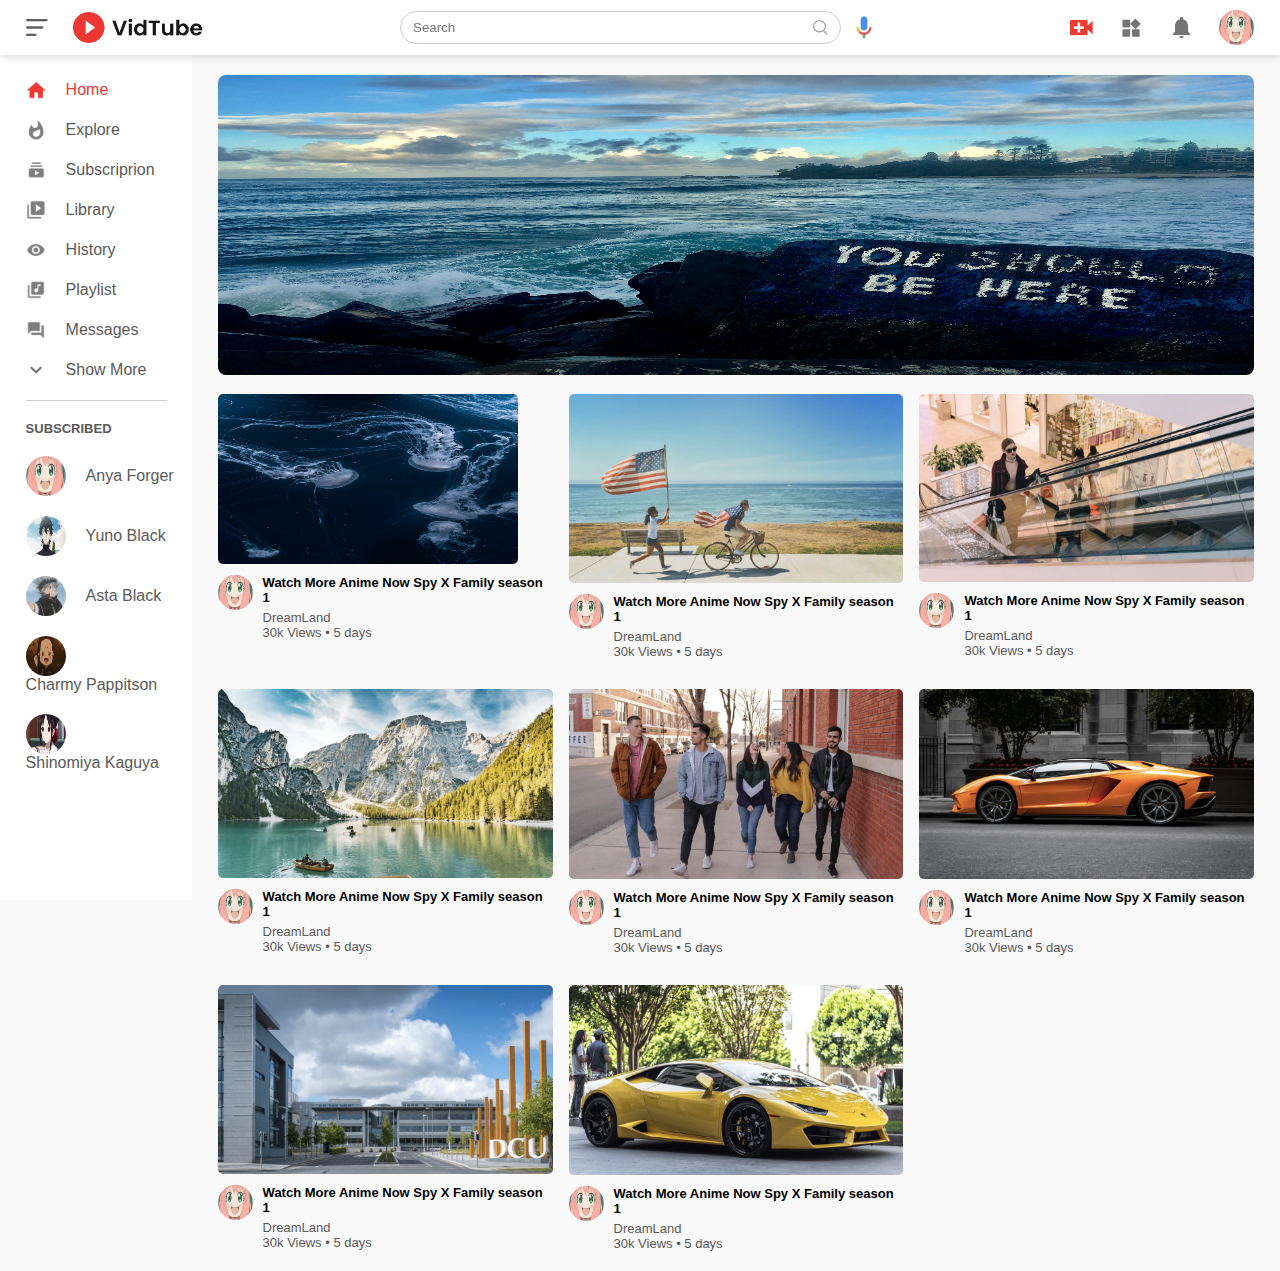
<file: index.html>
<!DOCTYPE html>
<html lang="en">
<head>
    <meta charset="UTF-8">
    <meta http-equiv="X-UA-Compatible" content="IE=edge">
    <meta name="viewport" content="width=device-width, initial-scale=1.0">
    <title>YouTube Clone</title>
    <link rel="stylesheet" href="style.css">
</head>
<body>

<!--Navbar-->
<nav class="flex-div">
    <div class="nav-left flex-div">
        <img src= "images/images/menu.png" class="menu-icon">
        <img src="images/images/logo.png" class="logo">
    </div>
    <div class="nav-middle flex-div">
        <div class="search-box flex-div">
            <input type="text" placeholder="Search">
            <img src="images/images/search.png">
        </div>
        <img src="images/images/voice-search.png" class="mic-icon">


    </div>
    <div class="nav-right flex-div">
        <img src="images/images/upload.png">
        <img src="images/images/more.png">
        <img src="images/images/notification.png">
        <img src="images/images/Annia.jpg" class="user-pic
        ">
    </div>  
</nav>

<!--Sidebar-->

<div class="sidebar">
    <div class="shortcut-link">
        <a href=""><img src="images/images/home.png"><p>Home</p></a>
        <a href=""><img src="images/images/explore.png"><p>Explore</p></a>
        <a href=""><img src="images/images/subscriprion.png"><p>Subscriprion</p></a>
        <a href=""><img src="images/images/library.png"><p>Library</p></a>
        <a href=""><img src="images/images/history.png"><p>History</p></a>
        <a href=""><img src="images/images/playlist.png"><p>Playlist</p></a>
        <a href=""><img src="images/images/messages.png"><p>Messages</p></a>
        <a href=""><img src="images/images/show-more.png"><p>Show More</p></a>
        <hr>
    </div>
    <div class="subscribed-list">
        <h3>SUBSCRIBED</h3>
        <a href=""><img src="images/images/Annia.jpg" class="annia-pic"><p>Anya Forger</p></a>
        <a href=""><img src="images/images/yuno.jpg" class="annia-pic"><p>Yuno Black</p></a>
        <a href=""><img src="images/images/Asta.jpg" class="annia-pic"><p>Asta Black</p></a>
        <a href=""><img src="images/images/charmy.jpg" class="annia-pic"><p>Charmy Pappitson</p></a>
        <a href=""><img src="images/images/shinomiya.jpg" class="annia-pic"><p>Shinomiya Kaguya</p></a>
    </div>
</div>

<!--Main-->

<div class="container">
    <div class="banner">
        <img src="images/images/banner.jpg">
    </div>
    <div class="list-container">
        <div class="vid-list">
            <a href="vid.html"><img src="images/images/thumbnail1.jpg" class="thumbnail one"></a>
            <div class="flex-div">
                <img src="images/images/Annia.jpg" class="annia-small">
                <div class="vid-info">
                    <a href="">Watch More Anime Now Spy X Family season 1 </a>
                    <p>DreamLand</p>
                    <p>30k Views &bull; 5 days</p>
                </div>
            </div>
        </div>
        <div class="vid-list">
            <a href=""><img src="images/images/thumbnail2.png" class="thumbnail"></a>
            <div class="flex-div">
                <img src="images/images/Annia.jpg" class="annia-small">
                <div class="vid-info">
                    <a href="">Watch More Anime Now Spy X Family season 1 </a>
                    <p>DreamLand</p>
                    <p>30k Views &bull; 5 days</p>
                </div>
            </div>
        </div>
        <div class="vid-list">
            <a href=""><img src="images/images/thumbnail3.png" class="thumbnail"></a>
            <div class="flex-div">
                <img src="images/images/Annia.jpg" class="annia-small">
                <div class="vid-info">
                    <a href="">Watch More Anime Now Spy X Family season 1 </a>
                    <p>DreamLand</p>
                    <p>30k Views &bull; 5 days</p>
                </div>
            </div>
        </div>
        <div class="vid-list">
            <a href=""><img src="images/images/thumbnail4.png" class="thumbnail"></a>
            <div class="flex-div">
                <img src="images/images/Annia.jpg" class="annia-small">
                <div class="vid-info">
                    <a href="">Watch More Anime Now Spy X Family season 1 </a>
                    <p>DreamLand</p>
                    <p>30k Views &bull; 5 days</p>
                </div>
            </div>
        </div>
        <div class="vid-list">
            <a href=""><img src="images/images/thumbnail5.png" class="thumbnail"></a>
            <div class="flex-div">
                <img src="images/images/Annia.jpg" class="annia-small">
                <div class="vid-info">
                    <a href="">Watch More Anime Now Spy X Family season 1 </a>
                    <p>DreamLand</p>
                    <p>30k Views &bull; 5 days</p>
                </div>
            </div>
        </div>
        <div class="vid-list">
            <a href=""><img src="images/images/thumbnail6.png" class="thumbnail"></a>
            <div class="flex-div">
                <img src="images/images/Annia.jpg" class="annia-small">
                <div class="vid-info">
                    <a href="">Watch More Anime Now Spy X Family season 1 </a>
                    <p>DreamLand</p>
                    <p>30k Views &bull; 5 days</p>
                </div>
            </div>
        </div>
        <div class="vid-list">
            <a href=""><img src="images/images/thumbnail7.png" class="thumbnail"></a>
            <div class="flex-div">
                <img src="images/images/Annia.jpg" class="annia-small">
                <div class="vid-info">
                    <a href="">Watch More Anime Now Spy X Family season 1 </a>
                    <p>DreamLand</p>
                    <p>30k Views &bull; 5 days</p>
                </div>
            </div>
        </div>
        <div class="vid-list">
            <a href=""><img src="images/images/thumbnail8.png" class="thumbnail"></a>
            <div class="flex-div">
                <img src="images/images/Annia.jpg" class="annia-small">
                <div class="vid-info">
                    <a href="">Watch More Anime Now Spy X Family season 1 </a>
                    <p>DreamLand</p>
                    <p>30k Views &bull; 5 days</p>
                </div>
            </div>
        </div>
    </div>





</div>


 <script src="script.js"></script>
</body>
</html>
</file>
<file: style.css>
*{
    margin: 0;
    padding: 0;
    font-family: 'poppins',sans-serif;
    box-sizing: border-box;
}

a{
    text-decoration: none;
    color: #5a5a5a;
}

img{
    cursor: pointer;
}

/*Navbar*/

.flex-div{
    display: flex;
    align-items: center;
}

nav{
    padding: 10px 2%;
    justify-content: space-between;
    box-shadow: 0 0 10px rgba(0, 0, 0, 0.2);
    background: #fff;
    position: sticky;
    top: 0;
    z-index: 10;
}

.nav-right img{
    width: 25px;
    margin-right: 25px;
  
}

.nav-right .user-pic{
    width: 35px;
    border-radius: 50%;
    margin-right: 0;
    height: 35px;

}

.nav-left .menu-icon{
    width: 22px;
    margin-right: 25px;

}

.nav-left .logo{
    width: 130px;
}

.nav-middle .mic-icon{
    width: 16px;
}

.nav-middle .search-box{
    border: 1px solid #ccc;
    margin-right: 15px;
    padding: 8px 12px;
    border-radius: 25px;

}

.nav-middle .search-box input{
    width: 400px;
    border: 0;
    outline: 0;
    background: transparent;
}

.nav-middle .search-box img{
    width: 15px;
}

/*SideBar*/

.sidebar{
    background: #fff;
    width: 15%;
    height: 100vh;
    position: fixed;
    top: 0;
    padding-left: 2%;
    padding-top: 80px;
}

.shortcut-link a img{
width: 20px;
margin-right: 20px;
}

.shortcut-link a{
    display: flex;
    align-items: center;
    margin-bottom: 20px;
    width: fit-content;
    flex-wrap: wrap;
}

.shortcut-link a:first-child{
    color: #ed3833;
}

.sidebar hr{
    border: 0;
    height: 1px;
    background: #ccc;
    width: 85%;

}

 .sidebar .annia-pic{
    width: 40px;
    height: 40px;
} 

.subscribed-list h3{
    font-size: 13px;
    margin: 20px 0;
    color: #5a5a5a;

}

.subscribed-list a{
    display: flex;
    align-items: center;
    margin-bottom: 20px;
    width: fit-content;
    flex-wrap: wrap;
}

.subscribed-list a img{
    width: 25px;
    border-radius: 50%;
    margin-right: 20px;
}

.small-sidebar{
    width: 5%;
}

.small-sidebar a p{
    display: none;
}

.small-sidebar h3{
    display: none;
}

.small-sidebar hr{
    width: 50%;
    margin-bottom: 25px;
}

/*Main*/

.container{
    background: #f9f9f9;
    padding-left: 17%;
    padding-right: 2%;
    padding-top: 20px;
    padding-bottom: 20px;
}

.large-container{
    padding-left: 7%;
}

.banner{
    width: 100%;
}

.banner img{
    width: 100%;
    height: 300px;
    border-radius: 8px;
}

/* .annia-small{
    width: 20%;
    height: 40%;

} */

.list-container{
    display: grid;
    grid-template-columns: repeat(auto-fit, minmax(250px, 1fr));
    grid-column-gap: 16px;
    grid-row-gap: 30px;
    margin-top: 15px;
}

.vid-list .thumbnail{
    width: 100%;
    border-radius: 5px;


}

.vid-list .flex-div{
    align-items: flex-start;
    margin-top: 7px;
}

.vid-list .flex-div img{
    width: 35px;
    margin-right: 10px;
    border-radius: 50%;
    height: 35px;

}

.vid-info{
    color: #5a5a5a;
    font-size: 13px;
}

.vid-info a{
    color: #000;
    font-weight: 600;
    display: block;
    margin-bottom: 5px;
}

.list-container .one{
    width: 300px;
    height: 170px;


}



@media (max-width: 900px){
    .menu-icon{
        display: none;
    }
    .sidebar{
        display: none;
    }
    .container, .large-container{
        padding-left: 5%;
        padding-right: 5%;
    }

    .nav-right img{
        display: none;
    }

    .nav-right .user-pic{
        display: block;
        width: 30px;
    }

    .nav-middle .search-box input{
        width: 100px;

    }

    .nav-middle .mic-icon{
        display: none;
    }

    .logo{
        width: 90px;
    }

}




/*Video page*/

.play-container{
    padding-left: 2%;
}

.row{
    display: flex;
    justify-content: space-between;
    flex-wrap: wrap;
}

.play-video{
    flex-basis: 69%;
}


.right-sidebar{
    flex-basis: 30%;
}

.play-video video{
    width: 100%;
}


.side-video-list{
     display: flex;
     justify-content: space-between;
     margin-bottom: 8px;
}

.side-video-list img{
    width: 100%;
}

.side-video-list .small-thumbnail{
    flex-basis: 49%;

}

.side-video-list .vid-info{
    flex-basis: 49%;
}

 .one{
    width: 300px;
    height: 170px;
}

.play-video .tags a{
    color: #0000ff;
    font-size: 13px;
}

.play-video h3{
    font-weight: 600;
    font-size: 22px;
}

.play-video .play-video-info{
    display: flex;
    align-items: center;
    justify-content: space-between;
    flex-wrap: wrap;
    margin-top: 10px;
    font-size: 14px;
    color: #5a5a5a;
}

.play-video .play-video-info a img{
    width: 20px;
    margin-right: 8px;

}

.play-video .play-video-info a{
    display: inline-flex;
    align-items: center;
    margin-left: 15px;

}

.play-video hr{
    border: 0;
    height: 1px;
    background: #ccc;
    margin: 10px 0;
}

.plublisher{
    display: flex;
    align-items: center;
    margin-top: 20px;
}

.plublisher div{
    flex: 1;
    line-height: 18px;
}

.plublisher img{
    width: 40px;
    border-radius: 50%;
    margin-right: 15px;
    height: 40px;
}

.plublisher div p{
    color: #000;
    font-weight: 600;
    font-size: 18px;
}

.plublisher div span{
    font-size: 13px;
    color: #5a5a5a;
}

.plublisher button{
    background: red;
    color: #fff;
    padding: 8px 30px;
    border: 0;
    outline: 0;
    border-radius: 4px;
    cursor: pointer;
}

.vid-description{
    padding-left: 55px;
    margin: 15px 0;
}

.vid-description p{
    font-size: 14px;
    margin-bottom: 5px;
    color: #5a5a5a;
}

.vid-description h4{
    font-size: 14px;
    color: #5a5a5a;
    margin-top: 15px;
}

.add-comment{
    display: flex;
    align-items: center;
    margin: 30px 0;
}

.add-comment img{
    width: 35px;
    border-radius: 50%;
    margin-right: 15px;
    height: 35px;
}

.add-comment input{
    border: 0;
    outline: 0;
    border-bottom: 1px solid #ccc;
    width: 100%;
    padding-top: 10px;
    background: transparent;
}

.old-comment{
    display: flex;
    align-items: center;
    margin: 20px 0;
}

.old-comment img{
    width: 35px;
    border-radius: 50%;
    margin-right: 15px;
}

.old-comment h3{
    font-size: 14px;
    margin-bottom: 2px;
}

.old-comment h3 span{
    font-size: 12px; 
    color: #5a5a5a;
    font-weight: 500;
    margin-left: 8px;
}

.old-comment .comment-action{
    display: flex;
    align-items: center;
    margin: 8px 0;
    font-size: 14px;
}

.old-comment .comment-action img{
    border-radius: 0;
    width: 20px;
    margin-right: 5px;
}

.old-comment .comment-action span{
    margin-right: 20px;
    color: #5a5a5a;

}

.old-comment .comment-action a{
    color: #0000ff;
}

@media(max-width:900px){
    .play-video{
        flex-basis: 100%;
    }
    .right-sidebar{
        flex-basis: 100%;
    }
    .play-container{
        padding-left: 5%;
    }
    .vid-description{
        padding-left: 0;
    }
    .play-video .play-video-info a{
        margin-left: 0;
        margin-right: 15px;
        margin-top: 15px;
    }
}
</file>
